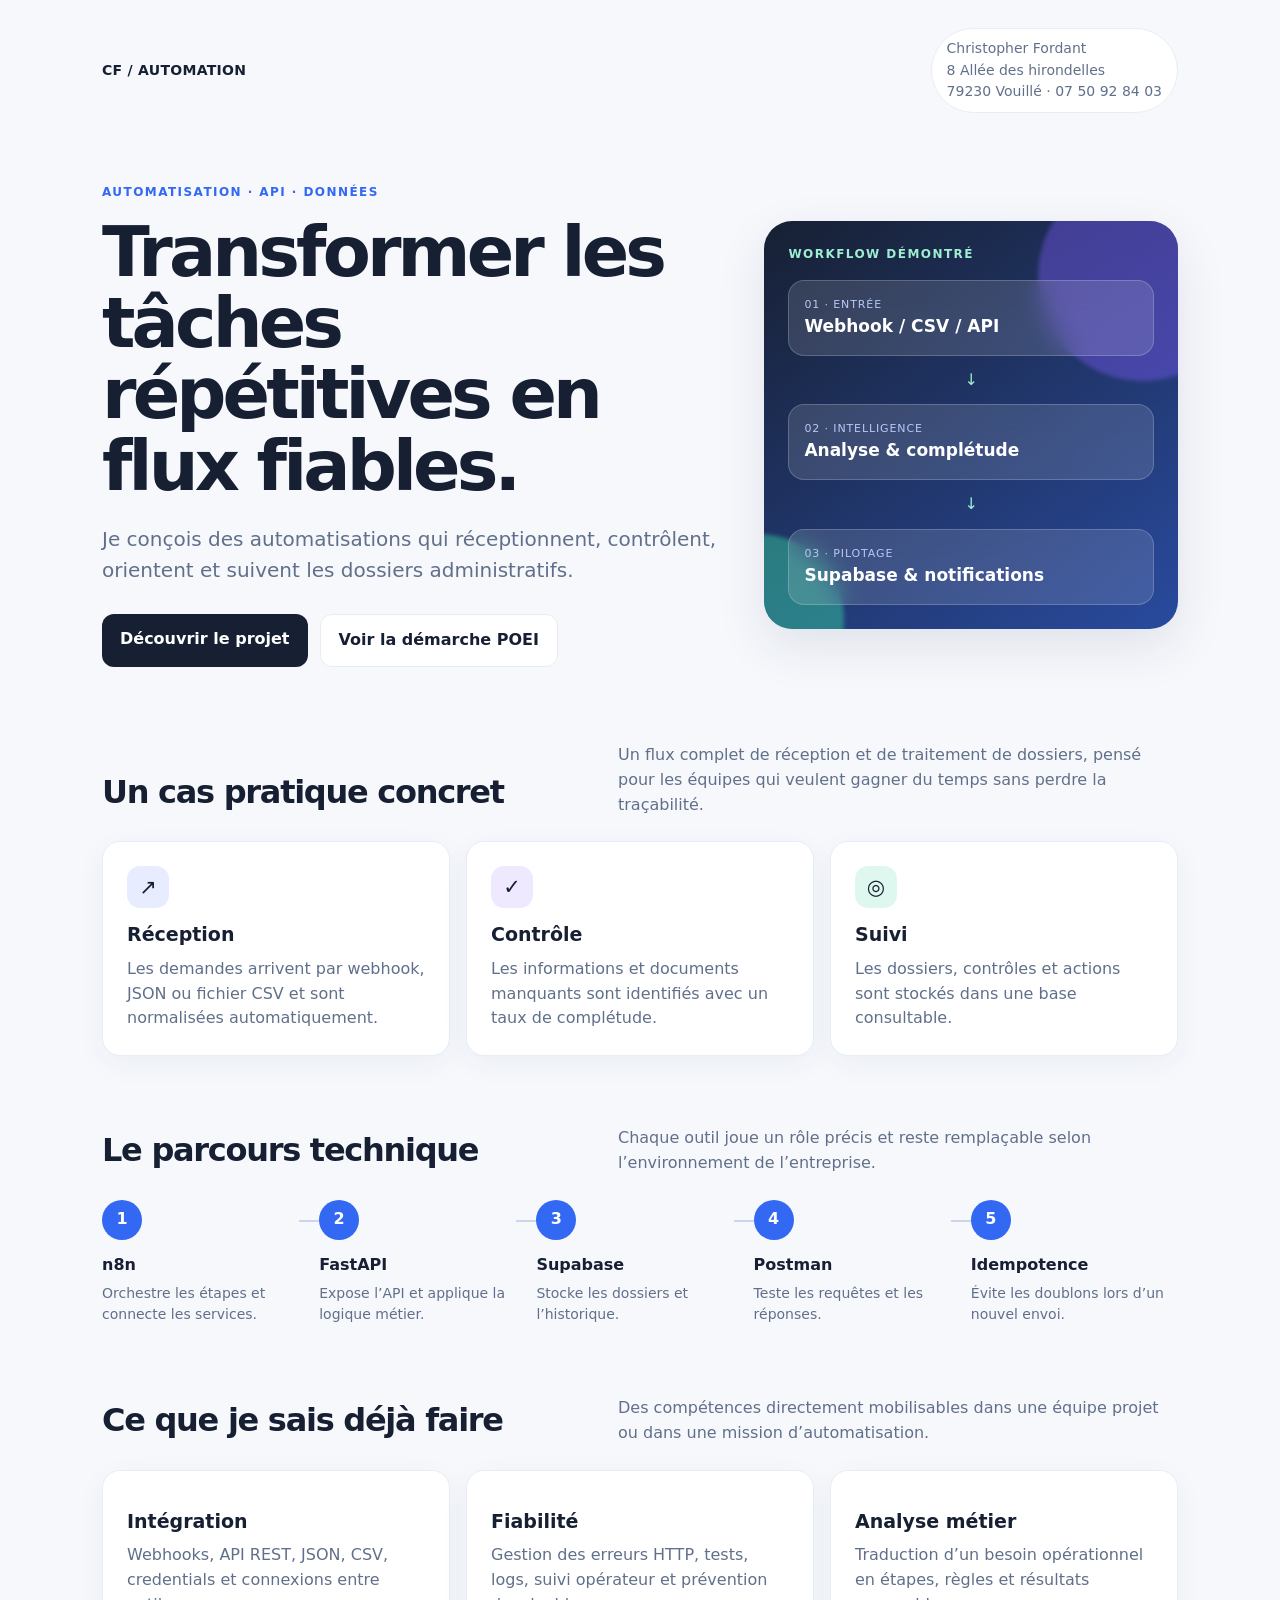
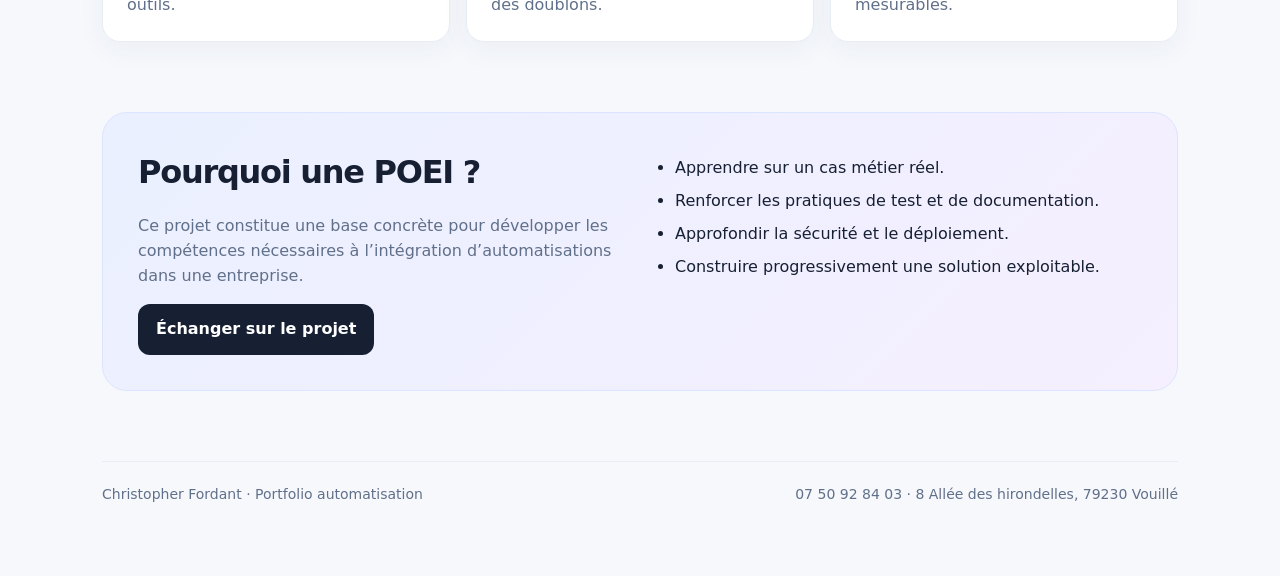
<file: docs/portfolio_poei.html>
<!doctype html>
<html lang="fr">
<head>
  <meta charset="utf-8">
  <meta name="viewport" content="width=device-width, initial-scale=1">
  <title>Christopher Fordant — Automatisation & intégration</title>
  <style>
    :root{--ink:#172033;--muted:#61708a;--blue:#3268f2;--violet:#7257e8;--mint:#dff8ef;--line:#e8edf5;--paper:#fff;--bg:#f6f8fc;--shadow:0 18px 50px rgba(26,42,75,.10)}
    *{box-sizing:border-box} body{margin:0;background:var(--bg);color:var(--ink);font-family:Inter,ui-sans-serif,system-ui,-apple-system,Segoe UI,sans-serif;line-height:1.55}
    .wrap{max-width:1120px;margin:auto;padding:28px 22px 70px}.nav{display:flex;justify-content:space-between;align-items:center;margin-bottom:70px;color:var(--muted);font-size:14px}.brand{font-weight:800;color:var(--ink);letter-spacing:.02em}.pill{border:1px solid var(--line);background:#fff;border-radius:999px;padding:9px 15px}
    .hero{display:grid;grid-template-columns:1.2fr .8fr;gap:42px;align-items:center;margin-bottom:76px}.eyebrow{color:var(--blue);font-weight:800;letter-spacing:.12em;text-transform:uppercase;font-size:12px}.hero h1{font-size:clamp(40px,6vw,70px);line-height:1.02;letter-spacing:-.055em;margin:15px 0 22px}.hero p{font-size:20px;color:var(--muted);max-width:650px}.buttons{display:flex;gap:12px;flex-wrap:wrap;margin-top:28px}.btn{display:inline-block;text-decoration:none;border-radius:12px;padding:13px 18px;font-weight:750}.primary{background:var(--ink);color:#fff}.secondary{background:#fff;color:var(--ink);border:1px solid var(--line)}
    .visual{min-height:330px;border-radius:28px;background:linear-gradient(145deg,#172033,#294a9e);box-shadow:var(--shadow);padding:24px;color:#fff;position:relative;overflow:hidden}.visual:before,.visual:after{content:"";position:absolute;border-radius:50%;filter:blur(2px);opacity:.45}.visual:before{width:210px;height:210px;background:#7457e8;right:-70px;top:-50px}.visual:after{width:170px;height:170px;background:#38d6a2;left:-90px;bottom:-75px}.flow{position:relative;z-index:1;display:grid;gap:12px;margin-top:16px}.flow-card{background:rgba(255,255,255,.13);border:1px solid rgba(255,255,255,.2);backdrop-filter:blur(12px);border-radius:16px;padding:15px}.flow-card small{display:block;color:#b9c9f7;font-size:11px;text-transform:uppercase;letter-spacing:.08em}.flow-card strong{font-size:17px}.arrow{color:#9eeed1;text-align:center}
    section{margin-top:70px}.section-head{display:flex;justify-content:space-between;gap:20px;align-items:end;margin-bottom:24px}.section-head h2{font-size:32px;letter-spacing:-.04em;margin:0}.section-head p{color:var(--muted);max-width:560px;margin:0}.grid{display:grid;grid-template-columns:repeat(3,1fr);gap:16px}.card{background:var(--paper);border:1px solid var(--line);border-radius:18px;padding:24px;box-shadow:0 8px 28px rgba(32,54,93,.05)}.card h3{margin:12px 0 7px;font-size:19px}.card p{color:var(--muted);margin:0}.icon{width:42px;height:42px;border-radius:13px;display:grid;place-items:center;background:var(--mint);font-size:21px}.blue{background:#e7edff}.purple{background:#eee9ff}
    .timeline{display:grid;grid-template-columns:repeat(5,1fr);gap:10px}.step{position:relative}.step:not(:last-child):after{content:"";position:absolute;top:20px;right:-10px;width:20px;border-top:2px solid #cbd6ee}.number{width:40px;height:40px;border-radius:50%;background:var(--blue);color:#fff;display:grid;place-items:center;font-weight:800}.step h3{font-size:16px;margin:13px 0 5px}.step p{font-size:14px;color:var(--muted);margin:0}
    .offer{background:linear-gradient(135deg,#eaf0ff,#f5efff);border:1px solid #dce5ff;border-radius:25px;padding:35px;display:grid;grid-template-columns:1fr 1fr;gap:30px}.offer h2{font-size:32px;letter-spacing:-.04em;margin:0 0 10px}.offer p{color:var(--muted)}.offer ul{margin:0;padding-left:20px}.offer li{margin:8px 0}
    footer{margin-top:70px;border-top:1px solid var(--line);padding-top:22px;color:var(--muted);display:flex;justify-content:space-between;font-size:14px}
    @media(max-width:800px){.hero,.offer{grid-template-columns:1fr}.grid{grid-template-columns:1fr 1fr}.timeline{grid-template-columns:1fr 1fr}.step:not(:last-child):after{display:none}.nav{margin-bottom:45px}}
    @media(max-width:520px){.grid{grid-template-columns:1fr}.hero p{font-size:17px}footer{display:block}}
    @media print{
      @page{size:A4;margin:14mm 13mm 16mm}
      body{background:#fff;font-size:12px;line-height:1.38}
      .wrap{max-width:none;padding:0}
      .nav{margin-bottom:34px;font-size:11px;align-items:flex-start}
      .pill{padding:7px 11px;text-align:right}
      .hero{gap:26px;margin-bottom:38px}
      .hero h1{font-size:43px;margin:10px 0 14px}
      .hero p{font-size:15px}
      .visual{min-height:250px;padding:18px;border-radius:20px}
      section{margin-top:38px;break-inside:avoid;page-break-inside:avoid}
      .section-head{margin-bottom:16px}
      .section-head h2,.offer h2{font-size:25px}
      .card{padding:18px}
      .timeline{gap:8px;break-inside:avoid;page-break-inside:avoid}
      .step h3{margin:9px 0 4px}
      .step p{font-size:12px}
      .offer{padding:26px;gap:22px;break-inside:avoid;page-break-inside:avoid}
      .offer li{margin:5px 0}
      footer{margin-top:34px;font-size:11px}
    }
  </style>
</head>
<body>
  <main class="wrap">
    <nav class="nav"><div class="brand">CF / AUTOMATION</div><div class="pill">Christopher Fordant<br>8 Allée des hirondelles<br>79230 Vouillé · 07 50 92 84 03</div></nav>

    <section class="hero">
      <div>
        <div class="eyebrow">Automatisation · API · Données</div>
        <h1>Transformer les tâches répétitives en flux fiables.</h1>
        <p>Je conçois des automatisations qui réceptionnent, contrôlent, orientent et suivent les dossiers administratifs.</p>
        <div class="buttons"><a class="btn primary" href="#projet">Découvrir le projet</a><a class="btn secondary" href="#poei">Voir la démarche POEI</a></div>
      </div>
      <div class="visual" aria-label="Schéma du workflow automatisé">
        <div class="eyebrow" style="color:#9eeed1">Workflow démontré</div>
        <div class="flow"><div class="flow-card"><small>01 · Entrée</small><strong>Webhook / CSV / API</strong></div><div class="arrow">↓</div><div class="flow-card"><small>02 · Intelligence</small><strong>Analyse & complétude</strong></div><div class="arrow">↓</div><div class="flow-card"><small>03 · Pilotage</small><strong>Supabase & notifications</strong></div></div>
      </div>
    </section>

    <section id="projet"><div class="section-head"><h2>Un cas pratique concret</h2><p>Un flux complet de réception et de traitement de dossiers, pensé pour les équipes qui veulent gagner du temps sans perdre la traçabilité.</p></div><div class="grid">
      <article class="card"><div class="icon blue">↗</div><h3>Réception</h3><p>Les demandes arrivent par webhook, JSON ou fichier CSV et sont normalisées automatiquement.</p></article>
      <article class="card"><div class="icon purple">✓</div><h3>Contrôle</h3><p>Les informations et documents manquants sont identifiés avec un taux de complétude.</p></article>
      <article class="card"><div class="icon">◎</div><h3>Suivi</h3><p>Les dossiers, contrôles et actions sont stockés dans une base consultable.</p></article>
    </div></section>

    <section><div class="section-head"><h2>Le parcours technique</h2><p>Chaque outil joue un rôle précis et reste remplaçable selon l’environnement de l’entreprise.</p></div><div class="timeline">
      <div class="step"><div class="number">1</div><h3>n8n</h3><p>Orchestre les étapes et connecte les services.</p></div>
      <div class="step"><div class="number">2</div><h3>FastAPI</h3><p>Expose l’API et applique la logique métier.</p></div>
      <div class="step"><div class="number">3</div><h3>Supabase</h3><p>Stocke les dossiers et l’historique.</p></div>
      <div class="step"><div class="number">4</div><h3>Postman</h3><p>Teste les requêtes et les réponses.</p></div>
      <div class="step"><div class="number">5</div><h3>Idempotence</h3><p>Évite les doublons lors d’un nouvel envoi.</p></div>
    </div></section>

    <section><div class="section-head"><h2>Ce que je sais déjà faire</h2><p>Des compétences directement mobilisables dans une équipe projet ou dans une mission d’automatisation.</p></div><div class="grid">
      <article class="card"><h3>Intégration</h3><p>Webhooks, API REST, JSON, CSV, credentials et connexions entre outils.</p></article>
      <article class="card"><h3>Fiabilité</h3><p>Gestion des erreurs HTTP, tests, logs, suivi opérateur et prévention des doublons.</p></article>
      <article class="card"><h3>Analyse métier</h3><p>Traduction d’un besoin opérationnel en étapes, règles et résultats mesurables.</p></article>
    </div></section>

    <section id="poei" class="offer"><div><h2>Pourquoi une POEI ?</h2><p>Ce projet constitue une base concrète pour développer les compétences nécessaires à l’intégration d’automatisations dans une entreprise.</p><a class="btn primary" href="mailto:contact@example.com">Échanger sur le projet</a></div><div><ul><li>Apprendre sur un cas métier réel.</li><li>Renforcer les pratiques de test et de documentation.</li><li>Approfondir la sécurité et le déploiement.</li><li>Construire progressivement une solution exploitable.</li></ul></div></section>

    <footer><span>Christopher Fordant · Portfolio automatisation</span><span>07 50 92 84 03 · 8 Allée des hirondelles, 79230 Vouillé</span></footer>
  </main>
</body>
</html>
</file>
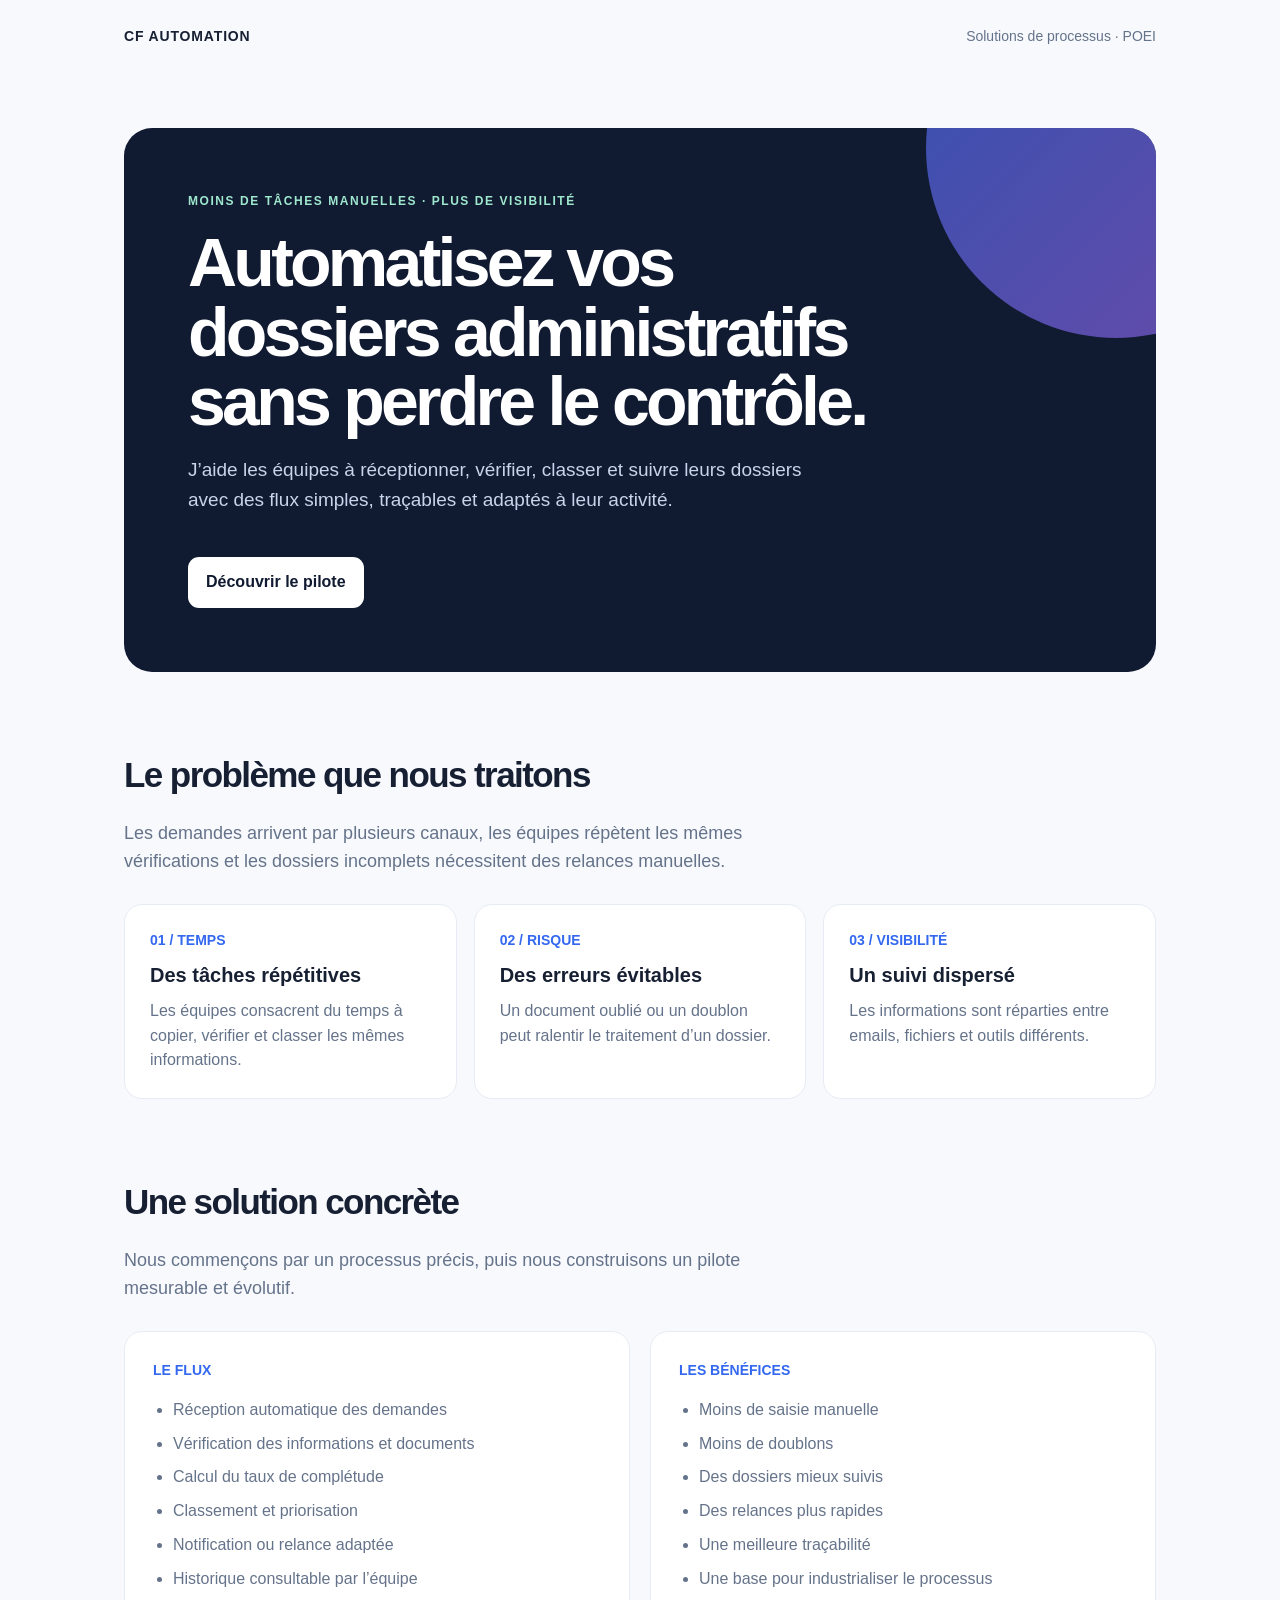
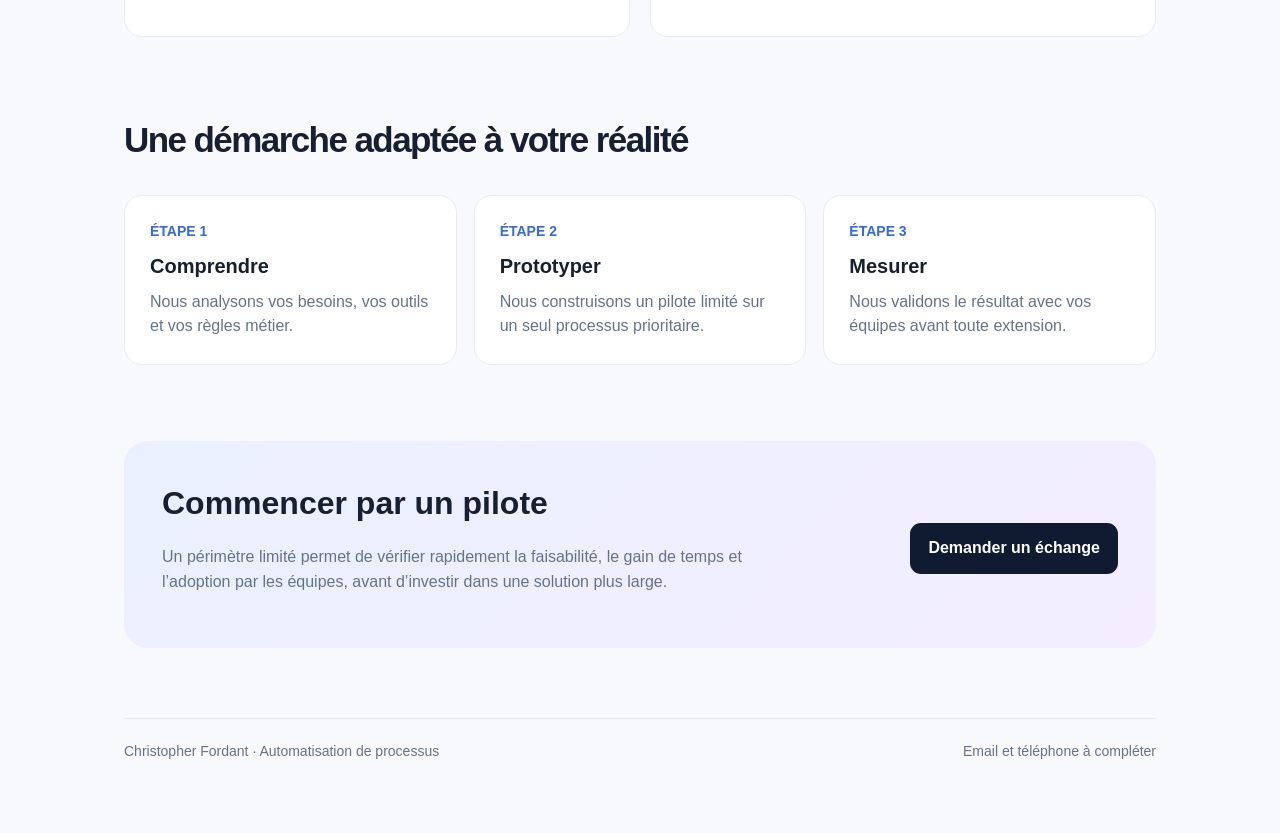
<file: docs/presentation_entreprise_automatisation.html>
<!doctype html>
<html lang="fr">
<head>
  <meta charset="utf-8"><meta name="viewport" content="width=device-width, initial-scale=1">
  <title>Automatiser les processus administratifs — Christopher Fordant</title>
  <style>
    :root{--navy:#101a31;--blue:#3368ef;--violet:#7b57e8;--text:#172033;--muted:#65738a;--bg:#f7f9fd;--line:#e7ebf3;--white:#fff}*{box-sizing:border-box}body{margin:0;background:var(--bg);color:var(--text);font-family:Inter,Segoe UI,Arial,sans-serif;line-height:1.55}.wrap{max-width:1080px;margin:auto;padding:26px 24px 70px}.nav{display:flex;justify-content:space-between;align-items:center;margin-bottom:80px;font-size:14px}.logo{font-weight:850;letter-spacing:.06em}.nav span{color:var(--muted)}.hero{background:var(--navy);border-radius:28px;padding:64px;color:#fff;position:relative;overflow:hidden}.hero:after{content:"";position:absolute;width:380px;height:380px;border-radius:50%;right:-150px;top:-170px;background:linear-gradient(135deg,#466ff5,#9a65ea);opacity:.65}.hero>*{position:relative;z-index:1}.kicker{color:#9fe8ce;text-transform:uppercase;letter-spacing:.13em;font-size:12px;font-weight:800}.hero h1{max-width:730px;font-size:clamp(40px,6vw,68px);line-height:1.02;letter-spacing:-.055em;margin:18px 0}.hero p{max-width:630px;color:#c9d3e9;font-size:19px}.btn{display:inline-block;margin-top:24px;background:#fff;color:var(--navy);padding:13px 18px;border-radius:11px;text-decoration:none;font-weight:800}.section{padding-top:76px}.section h2{font-size:35px;letter-spacing:-.045em;margin:0 0 12px}.lead{color:var(--muted);max-width:680px;font-size:18px}.grid{display:grid;grid-template-columns:repeat(3,1fr);gap:17px;margin-top:28px}.card{background:var(--white);border:1px solid var(--line);border-radius:18px;padding:25px}.card h3{margin:8px 0;font-size:20px}.card p{color:var(--muted);margin:0}.num{color:var(--blue);font-size:14px;font-weight:850}.case{display:grid;grid-template-columns:1fr 1fr;gap:20px;margin-top:28px}.case>div{background:var(--white);border:1px solid var(--line);border-radius:18px;padding:28px}.case ul{padding-left:20px;color:var(--muted)}.case li{margin:9px 0}.offer{margin-top:76px;background:linear-gradient(135deg,#eaf0ff,#f3edff);border-radius:24px;padding:38px;display:flex;justify-content:space-between;gap:30px;align-items:center}.offer h2{margin:0;font-size:32px}.offer p{color:var(--muted);max-width:600px}.offer .btn{background:var(--navy);color:#fff;margin-top:8px}.footer{border-top:1px solid var(--line);margin-top:70px;padding-top:22px;color:var(--muted);display:flex;justify-content:space-between;font-size:14px}@media(max-width:750px){.hero{padding:38px 28px}.grid,.case{grid-template-columns:1fr}.offer{display:block}.footer{display:block}.footer span{display:block;margin-bottom:8px}}
  </style>
</head>
<body><main class="wrap">
  <nav class="nav"><div class="logo">CF AUTOMATION</div><span>Solutions de processus · POEI</span></nav>
  <header class="hero"><div class="kicker">Moins de tâches manuelles · Plus de visibilité</div><h1>Automatisez vos dossiers administratifs sans perdre le contrôle.</h1><p>J’aide les équipes à réceptionner, vérifier, classer et suivre leurs dossiers avec des flux simples, traçables et adaptés à leur activité.</p><a class="btn" href="#pilote">Découvrir le pilote</a></header>

  <section class="section"><h2>Le problème que nous traitons</h2><p class="lead">Les demandes arrivent par plusieurs canaux, les équipes répètent les mêmes vérifications et les dossiers incomplets nécessitent des relances manuelles.</p><div class="grid"><article class="card"><div class="num">01 / TEMPS</div><h3>Des tâches répétitives</h3><p>Les équipes consacrent du temps à copier, vérifier et classer les mêmes informations.</p></article><article class="card"><div class="num">02 / RISQUE</div><h3>Des erreurs évitables</h3><p>Un document oublié ou un doublon peut ralentir le traitement d’un dossier.</p></article><article class="card"><div class="num">03 / VISIBILITÉ</div><h3>Un suivi dispersé</h3><p>Les informations sont réparties entre emails, fichiers et outils différents.</p></article></div></section>

  <section class="section"><h2>Une solution concrète</h2><p class="lead">Nous commençons par un processus précis, puis nous construisons un pilote mesurable et évolutif.</p><div class="case"><div><div class="num">LE FLUX</div><ul><li>Réception automatique des demandes</li><li>Vérification des informations et documents</li><li>Calcul du taux de complétude</li><li>Classement et priorisation</li><li>Notification ou relance adaptée</li><li>Historique consultable par l’équipe</li></ul></div><div><div class="num">LES BÉNÉFICES</div><ul><li>Moins de saisie manuelle</li><li>Moins de doublons</li><li>Des dossiers mieux suivis</li><li>Des relances plus rapides</li><li>Une meilleure traçabilité</li><li>Une base pour industrialiser le processus</li></ul></div></div></section>

  <section class="section"><h2>Une démarche adaptée à votre réalité</h2><div class="grid"><article class="card"><div class="num">ÉTAPE 1</div><h3>Comprendre</h3><p>Nous analysons vos besoins, vos outils et vos règles métier.</p></article><article class="card"><div class="num">ÉTAPE 2</div><h3>Prototyper</h3><p>Nous construisons un pilote limité sur un seul processus prioritaire.</p></article><article class="card"><div class="num">ÉTAPE 3</div><h3>Mesurer</h3><p>Nous validons le résultat avec vos équipes avant toute extension.</p></article></div></section>

  <section id="pilote" class="offer"><div><h2>Commencer par un pilote</h2><p>Un périmètre limité permet de vérifier rapidement la faisabilité, le gain de temps et l’adoption par les équipes, avant d’investir dans une solution plus large.</p></div><div><a class="btn" href="mailto:contact@example.com">Demander un échange</a></div></section>
  <footer class="footer"><span>Christopher Fordant · Automatisation de processus</span><span>Email et téléphone à compléter</span></footer>
</main></body></html>
</file>
